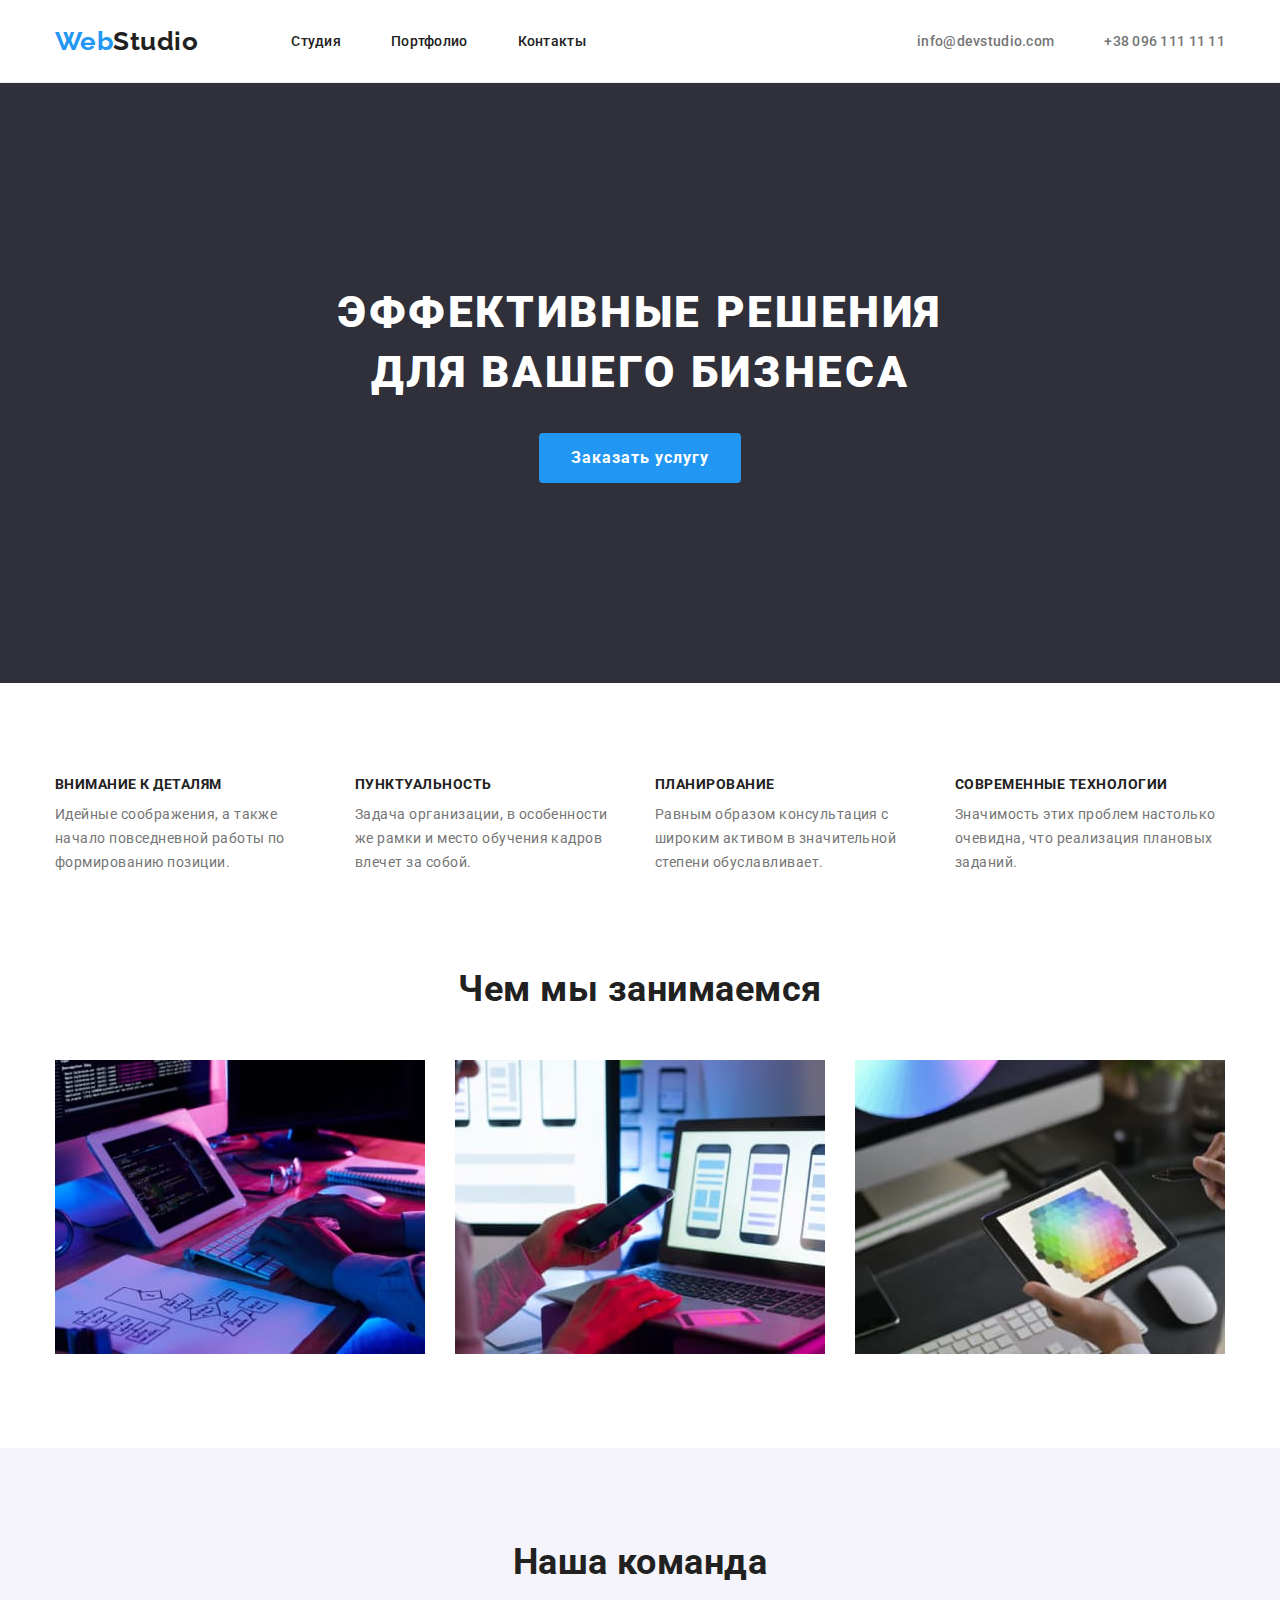
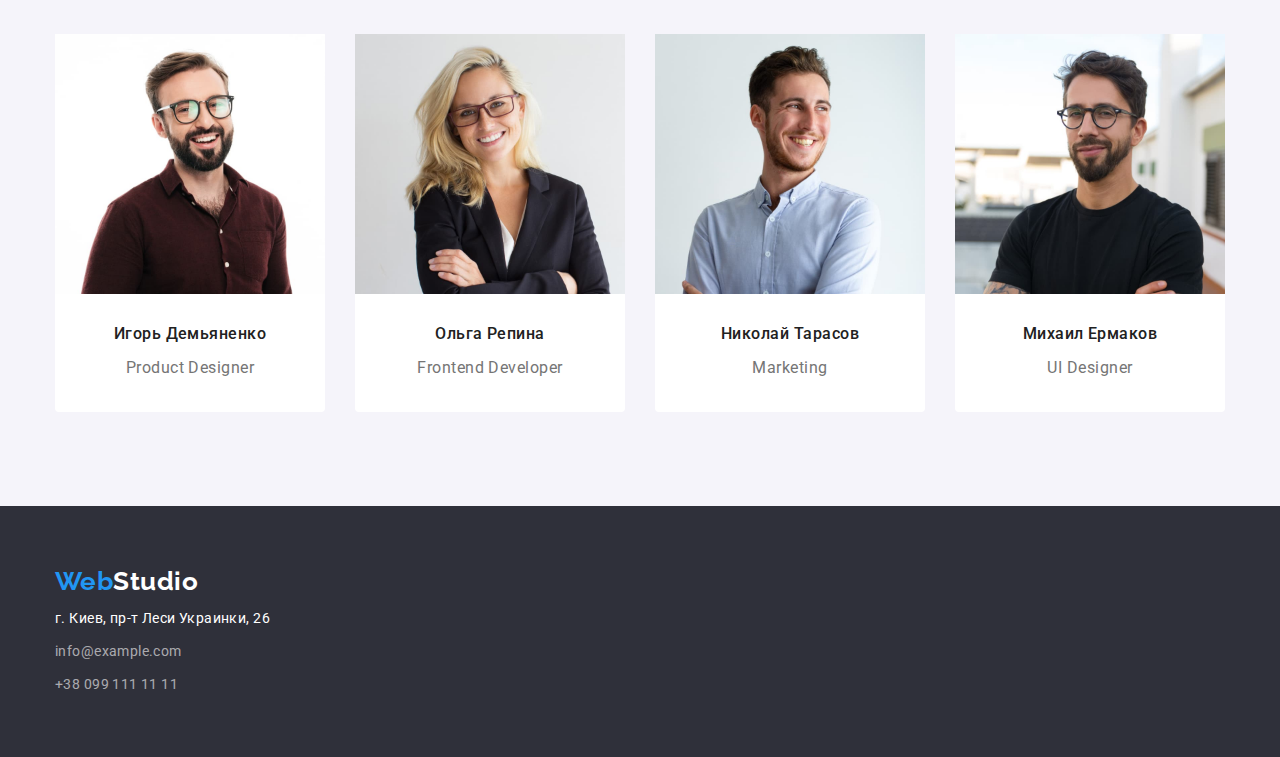
<file: index.html>
<!DOCTYPE html>
<html lang="ru">
  <head>
    <meta charset="UTF-8" />
    <meta http-equiv="X-UA-Compatible" content="IE=edge" />
    <meta name="viewport" content="width=device-width, initial-scale=1.0" />
    <title>Студия</title>
    <link rel="preconnect" href="https://fonts.gstatic.com" />
    <link
      href="https://fonts.googleapis.com/css2?family=Raleway:wght@700&family=Roboto:wght@400;500;700;900&display=swap"
      rel="stylesheet"
    />
    <link
      rel="stylesheet"
      href="https://cdnjs.cloudflare.com/ajax/libs/modern-normalize/1.0.0/modern-normalize.min.css"
    />
    <link rel="stylesheet" href="./css/styles.css" />
  </head>
  <body>
    <header class="header">
      <div class="container">
        <a href="/" class="logo">Web<span class="logo-color-header">Studio</span></a>
        <nav class="nav-section">
          <ul class="nav-flex">
            <li class="list-item"><a href="./index.html" class="link">Студия</a></li>
            <li class="list-item"><a href="./portfolio.html" class="link">Портфолио</a></li>
            <li class="list-item"><a href="" class="link">Контакты</a></li>
          </ul>
        </nav>
        <ul class="contact-details">
          <li class="list-item"><a href="mailto:info@devstudio.com" class="link">info@devstudio.com</a></li>
          <li class="list-item"><a href="tel:+380961111111" class="link">+38 096 111 11 11</a></li>
        </ul>
      </div>
    </header>
    <main class="main-container">
        <!--Шапка-->
        <section class="top-section">
          <div class="container">
            <div class="top-section-container">
              <h1 class="main-title">Эффективные решения для вашего бизнеса</h1>
            </div>
            <button type="button" class="order-button">Заказать услугу</button>
          </div>
        </section>
        <!--Особенности-->
        <section class="features-section section">
          <div class="container">
          <ul class="features-flex">
            <li class="list-item">
              <h3 class="heading">Внимание к деталям</h3>
              <p class="paragraph">Идейные соображения, а также начало повседневной работы по формированию позиции.</p>
            </li>
            <li class="list-item">
              <h3 class="heading">Пунктуальность</h3>
              <p class="paragraph">
                Задача организации, в особенности же рамки и место обучения кадров влечет за собой.
              </p>
            </li>
            <li class="list-item">
              <h3 class="heading">Планирование</h3>
              <p class="paragraph">
                Равным образом консультация с широким активом в значительной степени обуславливает.
              </p>
            </li>
            <li class="list-item">
              <h3 class="heading">Современные технологии</h3>
              <p class="paragraph">Значимость этих проблем настолько очевидна, что реализация плановых заданий.</p>
            </li>
          </ul>
          </div>
        </section>

        <!--Чем мы занимаемся-->
        <section class="what-we-do-section section">
          <div class="container">
            <h2 class="heading">Чем мы занимаемся</h2>
            <ul class="what-we-do-flex">
              <li class="list-item">
                <img src="./images/what-we-do/img1.jpg" alt="Разработка сайтов" width="370" height="294" class="img" />
              </li>
              <li class="list-item">
                <img
                  src="./images/what-we-do/img2.jpg"
                  alt="Разработка мобильных приложений"
                  width="370"
                  height="294"
                  class="img"
                />
              </li>
              <li class="list-item">
                <img src="./images/what-we-do/img3.jpg" alt="Веб-дизайн" width="370" height="294" class="img" />
              </li>
            </ul>
          </div>
        </section>
        <!--Наша команда-->
        <section class="our-team-section section">
          <div class="container">
            <h2 class="heading">Наша команда</h2>
            <ul class="our-team-flex">
              <li class="list-item">
                <div class="images-item">
                  <img src="./images/our-team/img1.jpg" alt="Игорь Демьяненко" width="270" height="260" class="img" />
                  <div class="img-description">
                    <h3 class="team-names">Игорь Демьяненко</h3>
                    <p lang="en" class="paragraph">Product Designer</p>
                  </div>
                </div>
              </li>
              <li class="list-item">
                <div class="images-item">
                  <img src="./images/our-team/img2.jpg" alt="Ольга Репина" width="270" height="260" class="img" />
                  <div class="img-description">
                    <h3 class="team-names">Ольга Репина</h3>
                    <p lang="en" class="paragraph">Frontend Developer</p>
                  </div>
                </div>
              </li>
              <li class="list-item">
                <div class="images-item">
                  <img src="./images/our-team/img3.jpg" alt="Николай Тарасов" width="270" height="260" class="img" />
                  <div class="img-description">
                    <h3 class="team-names">Николай Тарасов</h3>
                    <p lang="en" class="paragraph">Marketing</p>
                  </div>
                </div>
              </li>
              <li class="list-item">
                <div class="images-item">
                  <img src="./images/our-team/img4.jpg" alt="Михаил Ермаков" width="270" height="260" class="img" />
                  <div class="img-description">
                    <h3 class="team-names">Михаил Ермаков</h3>
                    <p lang="en" class="paragraph">UI Designer</p>
                  </div>
                </div>
              </li>
            </ul>
          </div>
        </section>
      </div>
    </main>
    <footer class="footer">
      <div class="container">
        <a href="/" class="logo">Web<span class="logo-color-footer">Studio</span></a>
        <div class="address">
          <address>
            <ul>
              <li class="list-item">
                <a href="https://goo.gl/maps/MNjErT4eSWycqs1J6" class="link">
                  <span class="location-link"> г. Киев, пр-т Леси Украинки, 26 </span></a
                >
              </li>
              <li class="list-item">
                <a href="mailto:info@example.com" class="link">info@example.com</a>
              </li>
              <li class="list-item"><a href="+380991111111" class="link">+38 099 111 11 11</a></li>
            </ul>
          </address>
        </div>
      </div>
    </footer>
  </body>
</html>
</file>
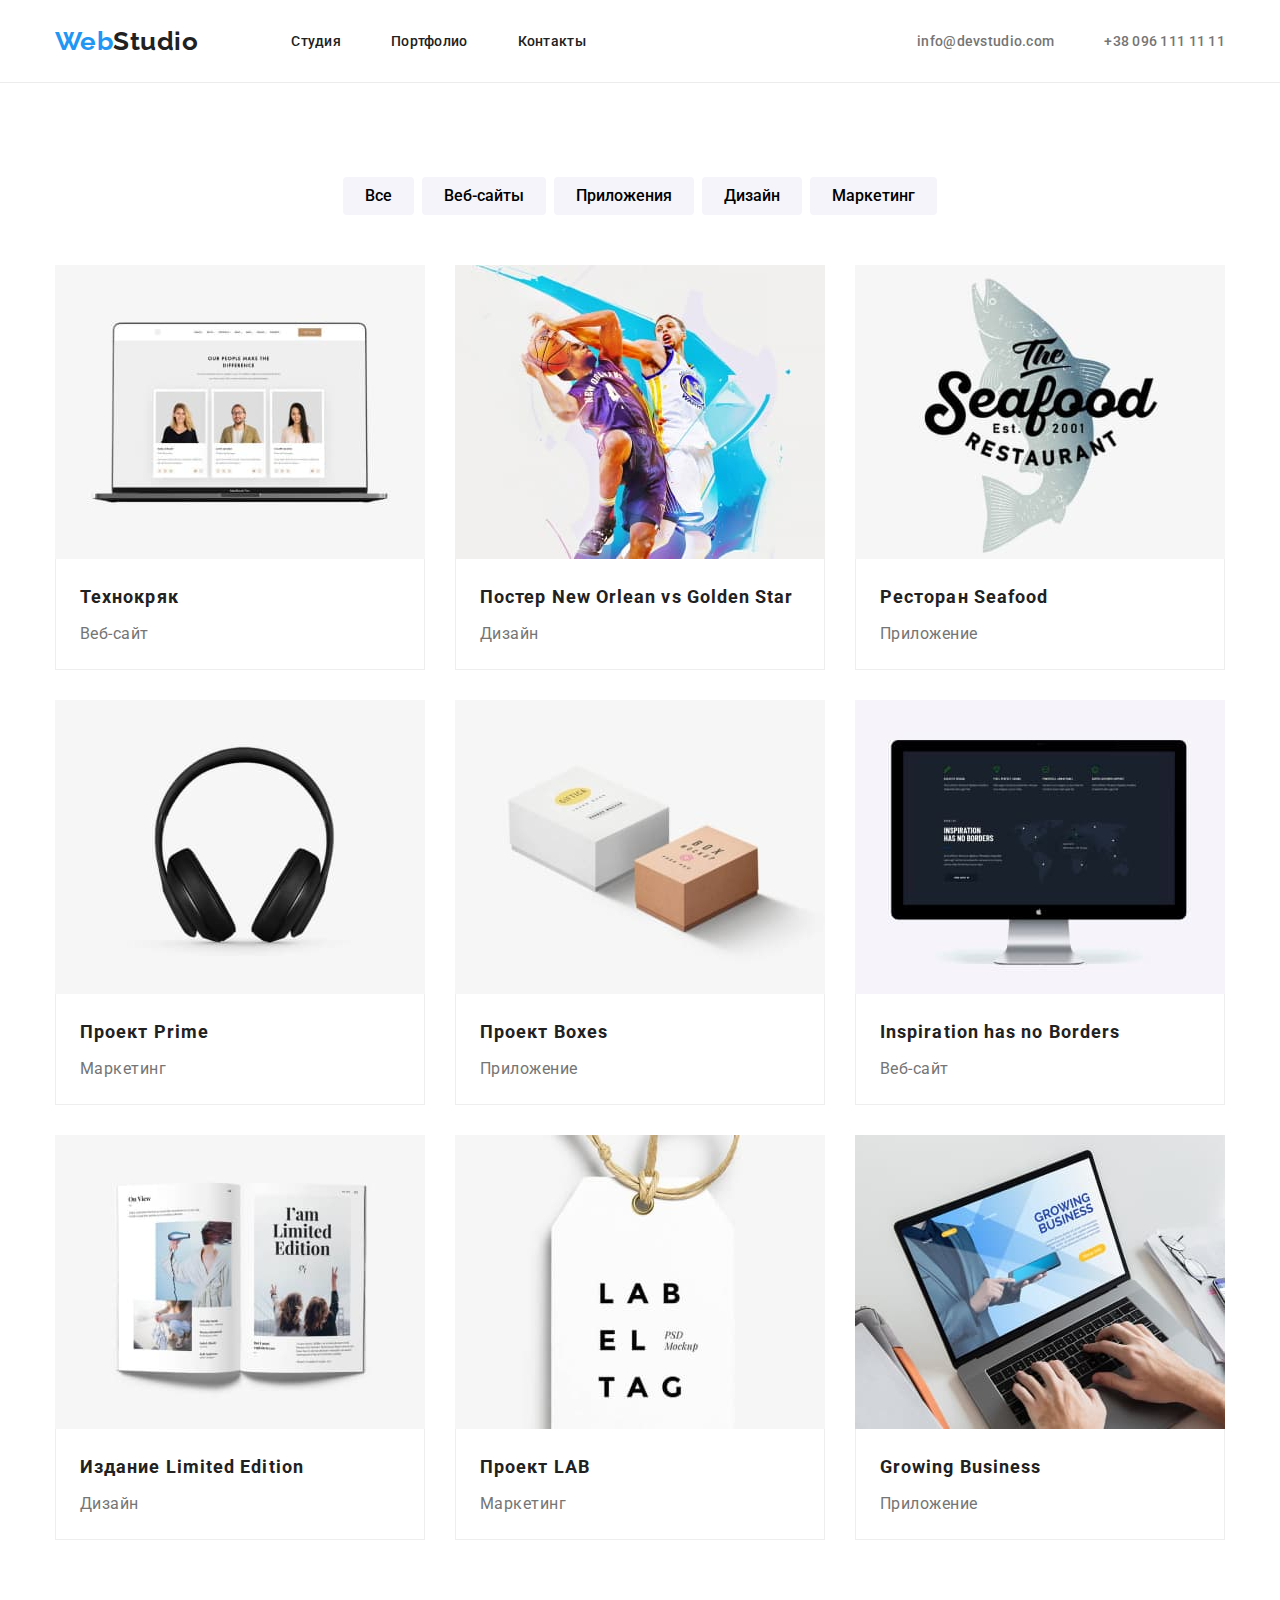
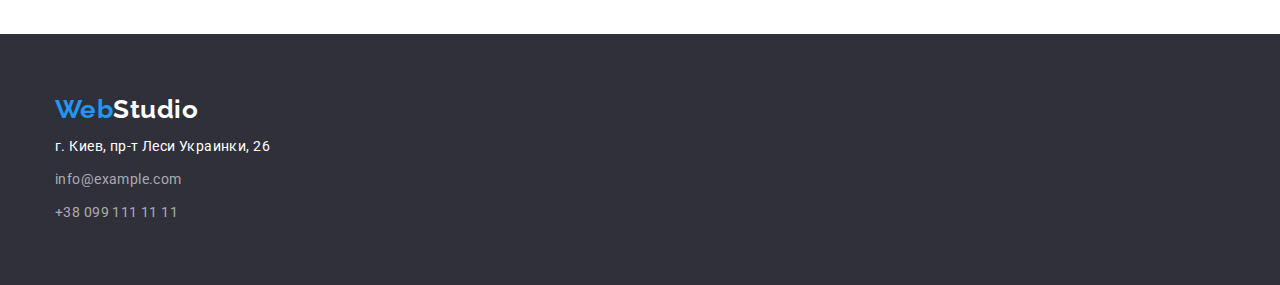
<file: portfolio.html>
<!DOCTYPE html>
<html lang="ru">
  <head>
    <meta charset="UTF-8" />
    <meta http-equiv="X-UA-Compatible" content="IE=edge" />
    <meta name="viewport" content="width=device-width, initial-scale=1.0" />
    <title>Портфолио</title>
    <link rel="preconnect" href="https://fonts.gstatic.com" />
    <link
      href="https://fonts.googleapis.com/css2?family=Raleway:wght@700&family=Roboto:wght@400;500;700;900&display=swap"
      rel="stylesheet"
    />
    <link
      rel="stylesheet"
      href="https://cdnjs.cloudflare.com/ajax/libs/modern-normalize/1.0.0/modern-normalize.min.css"
    />
    <link rel="stylesheet" href="./css/styles.css" />
  </head>

  <body>
    <header class="header">
      <div class="container">
        <a href="/" class="logo">Web<span class="logo-color-header">Studio</span></a>
        <nav class="nav-section">
          <ul class="nav-flex">
            <li class="list-item"><a href="./index.html" class="link">Студия</a></li>
            <li class="list-item"><a href="./portfolio.html" class="link">Портфолио</a></li>
            <li class="list-item"><a href="" class="link">Контакты</a></li>
          </ul>
        </nav>
        <ul class="contact-details">
          <li class="list-item"><a href="mailto:info@devstudio.com" class="link">info@devstudio.com</a></li>
          <li class="list-item"><a href="tel:+380961111111" class="link">+38 096 111 11 11</a></li>
        </ul>
      </div>
    </header>
    <main class="main-container">
      <section class="section">
        <div class="container">
          <h1 class="hiden-heading">Примеры работ</h1>
          <ul class="filter-flex">
            <li class="list-item"><button type="button" class="button">Все</button></li>
            <li class="list-item"><button type="button" class="button">Веб-сайты</button></li>
            <li class="list-item"><button type="button" class="button">Приложения</button></li>
            <li class="list-item"><button type="button" class="button">Дизайн</button></li>
            <li class="list-item"><button type="button" class="button">Маркетинг</button></li>
          </ul>
          <ul class="portfolio-flex">
            <li class="list-item">
              <div class="images-item">
                <div class="img-thumb">
                  <img src="./images/portfolio/img1.jpg" alt="Технокряк" width="370" height="294" class="img" />
                </div>
                <div class="img-name">
                  <h2 class="heading">Технокряк</h2>
                  <p class="paragraph">Веб-сайт</p>
                </div>
              </div>
            </li>
            <li class="list-item">
              <div class="images-item">
                <div class="img-thumb">
                  <img
                    src="./images/portfolio/img2.jpg"
                    alt="Постер New Orlean vs Golden Star"
                    width="370"
                    height="294"
                    class="img"
                  />
                </div>
                <div class="img-name">
                  <h2 class="heading">Постер New Orlean vs Golden Star</h2>
                  <p class="paragraph">Дизайн</p>
                </div>
              </div>
            </li>
            <li class="list-item">
              <div class="images-item">
                <div class="img-thumb">
                  <img src="./images/portfolio/img3.jpg" alt="Ресторан Seafood" width="370" height="294" class="img" />
                </div>
                <div class="img-name">
                  <h2 class="heading">Ресторан Seafood</h2>
                  <p class="paragraph">Приложение</p>
                </div>
              </div>
            </li>
            <li class="list-item">
              <div class="images-item">
                <div class="img-thumb">
                  <img src="./images/portfolio/img4.jpg" alt="Проект Prime" width="370" height="294" class="img" />
                </div>
                <div class="img-name">
                  <h2 class="heading">Проект Prime</h2>
                  <p class="paragraph">Маркетинг</p>
                </div>
              </div>
            </li>
            <li class="list-item">
              <div class="images-item">
                <div class="img-thumb">
                  <img src="./images/portfolio/img5.jpg" alt="Проект Boxes" width="370" height="294" class="img" />
                </div>
                <div class="img-name">
                  <h2 class="heading">Проект Boxes</h2>
                  <p class="paragraph">Приложение</p>
                </div>
              </div>
            </li>
            <li class="list-item">
              <div class="images-item">
                <div class="img-thumb">
                  <img
                    src="./images/portfolio/img6.jpg"
                    alt="Inspiration has no Borders"
                    width="370"
                    height="294"
                    class="img"
                  />
                </div>
                <div class="img-name">
                  <h2 class="heading">Inspiration has no Borders</h2>
                  <p class="paragraph">Веб-сайт</p>
                </div>
              </div>
            </li>
            <li class="list-item">
              <div class="images-item">
                <div class="img-thumb">
                  <img
                    src="./images/portfolio/img7.jpg"
                    alt="Издание Limited Edition"
                    width="370"
                    height="294"
                    class="img"
                  />
                </div>
                <div class="img-name">
                  <h2 class="heading">Издание Limited Edition</h2>
                  <p class="paragraph">Дизайн</p>
                </div>
              </div>
            </li>
            <li class="list-item">
              <div class="images-item">
                <div class="img-thumb">
                  <img src="./images/portfolio/img8.jpg" alt="Проект LAB" width="370" height="294" class="img" />
                </div>
                <div class="img-name">
                  <h2 class="heading">Проект LAB</h2>
                  <p class="paragraph">Маркетинг</p>
                </div>
              </div>
            </li>
            <li class="list-item">
              <div class="images-item">
                <div class="img-thumb">
                  <img src="./images/portfolio/img9.jpg" alt="Проект LAB" width="370" height="294" class="img" />
                </div>
                <div class="img-name">
                  <h2 class="heading">Growing Business</h2>
                  <p class="paragraph">Приложение</p>
                </div>
              </div>
            </li>
          </ul>
        </div>
      </section>
    </main>
    <footer class="footer">
      <div class="container">
        <a href="/" class="logo">Web<span class="logo-color-footer">Studio</span></a>
        <div class="address">
          <address>
            <ul>
              <li class="list-item">
                <a href="https://goo.gl/maps/MNjErT4eSWycqs1J6" class="link">
                  <span class="location-link">г. Киев, пр-т Леси Украинки, 26</span></a
                >
              </li>
              <li class="list-item">
                <a href="mailto:info@example.com" class="link">info@example.com</a>
              </li>
              <li class="list-item"><a href="+380991111111" class="link">+38 099 111 11 11</a></li>
            </ul>
          </address>
        </div>
      </div>
    </footer>
  </body>
</html>
</file>
<file: css/styles.css>
body {
  font-family: Roboto, sans-serif;
  color: var(--primary-text-color);
  letter-spacing: var(--primary-letter-spacing);
}

:root {
  --primary-bgcolor: #ffffff;
  --team-bgcolor: #f5f4fa;
  --main-dark-bgcolor: #2f303a;
  --accent-color: #2196f3;
  --buttons-bgcolor: #f5f4fa;
  --primary-text-color: #212121;
  --primary-letter-spacing: 0.03em;
  --secondary-text-color: #757575;
  --main-white-color: #ffffff;
}
/* General */
.container {
  width: 1200px;
  padding: 0 15px;
  margin-left: auto;
  margin-right: auto;
}
.list-item {
  list-style-type: none;
}
h1,
h2,
h3,
p,
ul {
  margin: 0;
  padding: 0;
}

.section {
  padding-top: 94px;
  padding-bottom: 94px;
}

.img {
  display: block;
}

/* Header */
.header {
  background-color: var(--primary-bgcolor);
}

.header .container {
  display: flex;
  align-items: center;
}
.header {
  border-bottom: 1px solid #ececec;
}

.logo {
  text-decoration: none;
  font-family: Raleway, sans-serif;
  font-weight: 700;
  font-size: 26px;
  line-height: 1.19;
  color: var(--accent-color);
}
.logo-color-header {
  color: var(--primary-text-color);
}
.logo-color-footer {
  color: var(--main-white-color);
}
.link {
  text-decoration: none;
  color: inherit;
}

.nav-section .link {
  color: var(--primary-text-color);
  font-size: 14px;
  font-weight: 500;
  line-height: 1.14;
  letter-spacing: 0.02em;
}
.nav-flex {
  display: flex;
  margin-left: 93px;
}
.nav-flex .list-item {
  display: block;
  padding: 32px 0;
}
.nav-flex .list-item:not(:last-child) {
  margin-right: 50px;
}
.header .contact-details {
  display: flex;
  margin-left: auto;
}

.contact-details .link {
  color: var(--secondary-text-color);
  font-weight: 500;
  font-size: 14px;
  line-height: 1.14;
  letter-spacing: 0.02em;
}

.contact-details .list-item + .list-item {
  margin-left: 50px;
}

.link:focus,
.link:hover {
  color: var(--accent-color);
}
/* Main */
.main-container {
  background-color: var(--primary-bgcolor);
}
.our-team-section {
  background-color: var(--team-bgcolor);
}
.footer,
.top-section {
  background-color: var(--main-dark-bgcolor);
}
.top-section {
  padding-top: 200px;
  padding-bottom: 200px;
}
.top-section-container {
  width: 696px;
  margin-left: auto;
  margin-right: auto;
  margin-bottom: 30px;
}

.filter-flex {
  display: flex;
  justify-content: center;

  margin-bottom: 50px;
}
.filter-flex .list-item + .list-item {
  margin-left: 8px;
}
.button {
  background-color: var(--buttons-bgcolor);
  font-weight: 500;
  font-size: 16px;
  line-height: 1.62;
  text-align: center;
  cursor: pointer;
  font-family: inherit;

  padding: 6px 22px;
  border-width: 0px;
  border-color: transparent;
  border-radius: 4px;
}
.button:hover,
.button:focus {
  background-color: var(--accent-color);
  color: var(--main-white-color);
}
.portfolio-flex {
  display: flex;
  margin-left: auto;
  margin-right: auto;
  flex-wrap: wrap;

  margin-left: -30px;
  margin-bottom: -30px;
}
.portfolio-flex .images-item {
  flex-basis: calc((100% - 90px) / 3);
  margin-left: 30px;
  margin-bottom: 30px;
}
.img-name {
  border-bottom: 1px solid #eeeeee;
  border-left: 1px solid #eeeeee;
  border-right: 1px solid #eeeeee;

  padding: 20px 24px;
}

.img-name .heading {
  margin-bottom: 4px;
}
.img-thumb .img {
  max-width: 100%;
}
.images-item {
  background-color: var(--primary-bgcolor);
}
.order-button {
  background-color: var(--accent-color);
  color: var(--main-white-color);
  font-weight: 700;
  font-size: 16px;
  line-height: 1.87;
  text-align: center;
  letter-spacing: 0.06em;
  cursor: pointer;

  display: block;
  border-width: 0px;
  border-color: transparent;
  border-radius: 4px;
  padding: 10px 32px;
  margin-left: auto;
  margin-right: auto;
}

.main-title {
  color: var(--main-white-color);
  font-weight: 900;
  font-size: 44px;
  line-height: 1.36;
  letter-spacing: 0.06em;
  text-align: center;
  text-transform: uppercase;
}

.heading {
  font-weight: 700;
}
.features-flex {
  display: flex;
  margin-left: -30px;
}
.features-flex .list-item {
  flex-basis: calc((100% - 30px) / 3);
  margin-left: 30px;
}

.features-section .heading {
  font-size: 14px;
  line-height: 1.14;
  text-transform: uppercase;

  margin-bottom: 10px;
}
.features-section {
  padding-bottom: 0;
}

.features-section .paragraph {
  color: var(--secondary-text-color);
  font-size: 14px;
  line-height: 1.71;
}

.what-we-do-section .heading,
.our-team-section .heading {
  font-size: 36px;
  line-height: 1, 17;
  text-align: center;

  margin-left: auto;
  margin-right: auto;
  margin-bottom: 50px;
}
.what-we-do-flex {
  display: flex;
}
.what-we-do-flex .list-item:not(:first-child) {
  margin-left: 30px;
}

.team-names {
  font-weight: 500;
  font-size: 16px;
  line-height: 1.19;
}
.our-team-flex {
  display: flex;
}

.team-names {
  margin-bottom: 10px;
}
.img-description {
  padding-top: 30px;
  padding-bottom: 30px;
  text-align: center;
}
.our-team-section .paragraph {
  color: var(--secondary-text-color);
  font-size: 16px;
  line-height: 1.19;
}
.our-team-section .list-item:not(:first-child) {
  margin-left: 30px;
}
.our-team-section .images-item {
  border-width: 0px;
  border-color: transparent;
  border-bottom-right-radius: 4px;
  border-bottom-left-radius: 4px;
}
.hiden-heading {
  display: none;
}
.images-item .heading {
  font-size: 18px;
  line-height: 2;
  letter-spacing: 0.06em;
}

.images-item .paragraph {
  color: var(--secondary-text-color);
  font-size: 16px;
  line-height: 1.87;
}

.footer .link {
  color: rgba(255, 255, 255, 0.6);
  font-size: 14px;
  line-height: 1.71;
  letter-spacing: 0.03em;
  font-style: normal;
}
.footer .container {
  padding-top: 60px;
  padding-bottom: 60px;
}
.address {
  margin-top: 10px;
}
.address .list-item:not(:last-child) {
  margin-bottom: 9px;
}
.location-link {
  color: var(--main-white-color);
}

.footer .link:focus,
.footer .link:hover,
.location-link:focus,
.location-link:hover {
  color: var(--accent-color);
}
</file>
